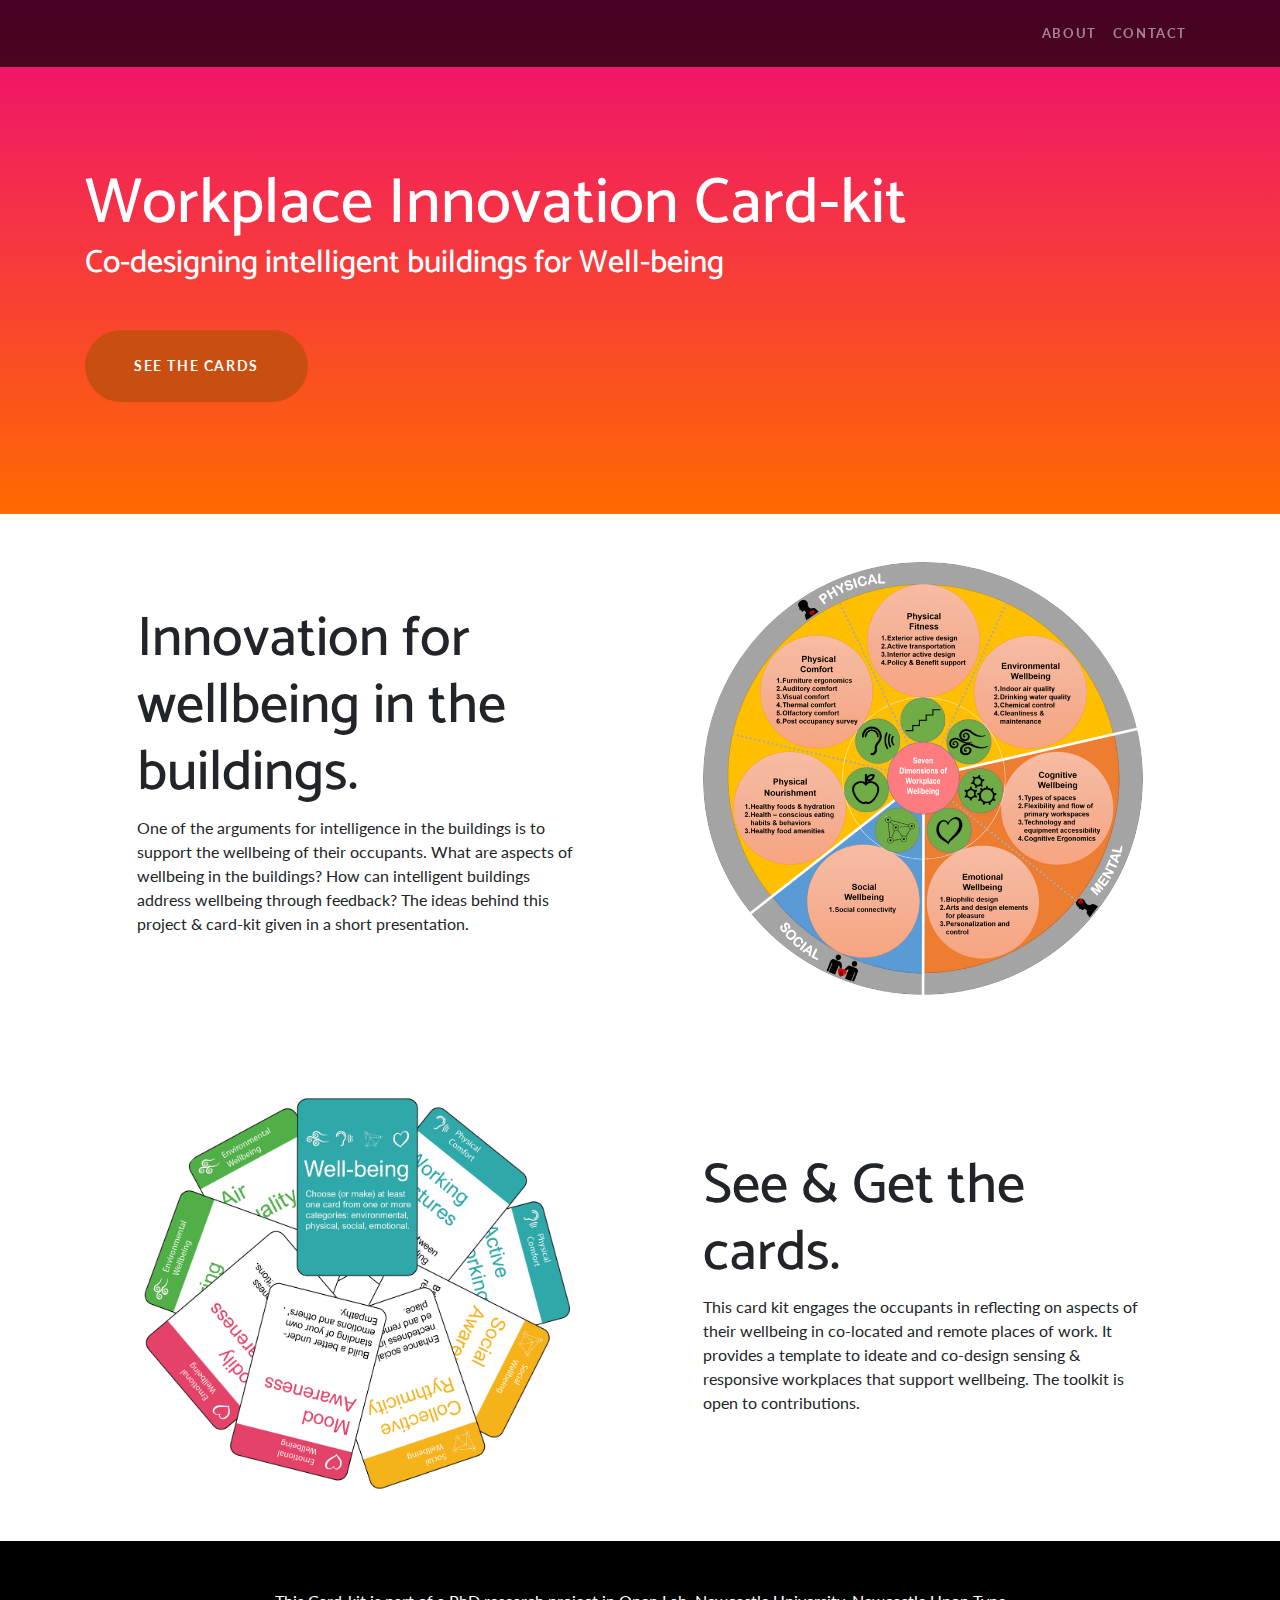
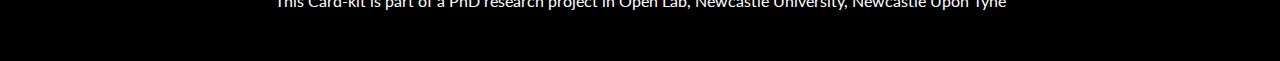
<file: index.html>
<!DOCTYPE html>
<html lang="en">

<head>

  <meta charset="utf-8">
  <meta name="viewport" content="width=device-width, initial-scale=1, shrink-to-fit=no">
  <meta name="description" content="">
  <meta name="author" content="">

  <title>Future Workplace Innovation Toolkit - Co-designing for Well-being</title>

  <!-- Bootstrap core CSS -->
  <link href="vendor/bootstrap/css/bootstrap.css" rel="stylesheet">

  <!-- Custom fonts for this template -->
  <link href="https://fonts.googleapis.com/css?family=Catamaran:100,200,300,400,500,600,700,800,900" rel="stylesheet">
  <link href="https://fonts.googleapis.com/css?family=Lato:100,100i,300,300i,400,400i,700,700i,900,900i" rel="stylesheet">

  <!-- Custom styles for this template -->
  <link href="css/one-page-wonder.css" rel="stylesheet">

</head>

<body>

  <!-- Navigation -->
  <nav class="navbar navbar-expand-lg navbar-dark navbar-custom fixed-top">
    <div class="container">
      <div class="collapse navbar-collapse" id="navbarResponsive">
        <ul class="navbar-nav ml-auto">
          <li class="nav-item">
            <a class="nav-link" href="about.html">About</a>
          </li>
          <li class="nav-item">
            <a class="nav-link" href="mailto:e.k.margariti2@newcastle.ac.uk?subject=Toolkit">Contact</a>
          </li>
        </ul>
      </div>
    </div>
  </nav>

  <header class="masthead text-white">
    <div class="masthead-content">
      <div class="container">
        <h1 class="masthead-heading mb-0">Workplace Innovation Card-kit</h1>
        <h2 class="masthead-subheading mb-0">Co-designing intelligent buildings for Well-being</h2>
        <a href="cards.html" class="btn btn-primary btn-xl rounded-pill mt-5">See the Cards</a>
      </div>
    </div>
  </header>

  <section>
    <div class="container">
      <div class="row align-items-center">
        <div class="col-lg-6 order-lg-2">
          <div class="p-5">
          <a href="about.html"><img class="img-fluid rounded-circle" src="img/PROWELL.png" alt=""></a>
          </div>
        </div>
        <div class="col-lg-6 order-lg-1">
          <div class="p-5">
            <h2 class="display-4">Innovation for wellbeing in the buildings.</h2>
            <p>One of the arguments for intelligence in the buildings is to support the wellbeing of their occupants. What are aspects of wellbeing in the buildings? How can intelligent buildings address wellbeing through feedback? The ideas behind this project & card-kit given in a short presentation.</p>
          </div>
      </div>
    </div>
  </section>

  <section>
    <div class="container">
      <div class="row align-items-center">
        <div class="col-lg-6">
          <div class="p-5">
            <a href="cards.html"><img class="img-fluid rounded-circle" src="img/cards_circle.png" alt=""></a>
          </div>
        </div>
        <div class="col-lg-6">
          <div class="p-5">
            <h2 class="display-4">See & Get the cards.</h2>
            <p>This card kit engages the occupants in reflecting on aspects of their wellbeing in co-located and remote places of work. It provides a template to ideate and co-design sensing & responsive workplaces that support wellbeing. The toolkit is open to contributions.</p>
          </div>
        </div>
      </div>
    </div>
  </section>

  <!-- Footer -->
  <footer class="py-5 bg-black">
    <div class="container">
      <p class="m-0 text-center text-white"> This Card-kit is part of a PhD research project in Open Lab, Newcastle University, Newcastle Upon Tyne</p>
    </div>
    <!-- /.container -->
  </footer>

  <!-- Bootstrap core JavaScript -->
  <script src="vendor/jquery/jquery.min.js"></script>
  <script src="vendor/bootstrap/js/bootstrap.bundle.min.js"></script>

</body>

</html>
</file>
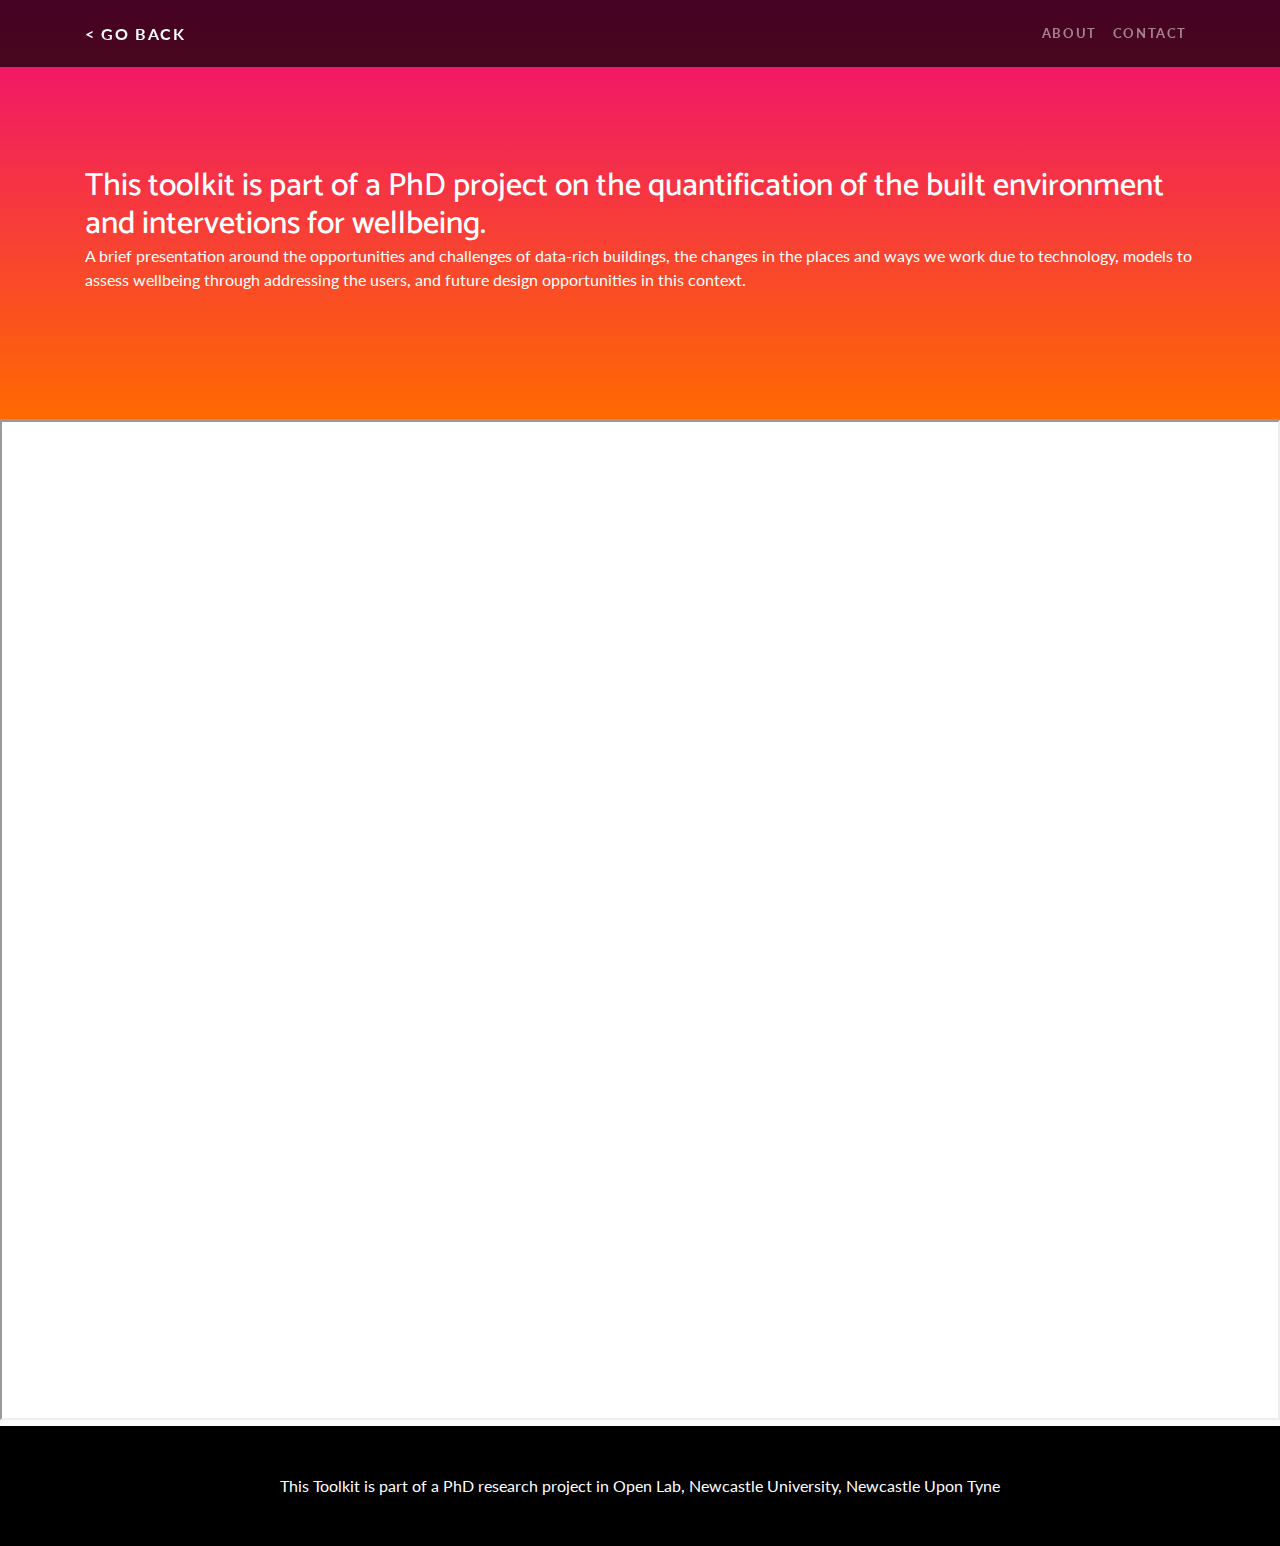
<file: about.html>
<!DOCTYPE html>
<html lang="en">

<head>

  <meta charset="utf-8">
  <meta name="viewport" content="width=device-width, initial-scale=1, shrink-to-fit=no">
  <meta name="description" content="">
  <meta name="author" content="">

  <title>Future Workplace Innovation Toolkit - Co-designing for Well-being</title>

  <!-- Bootstrap core CSS -->
  <link href="vendor/bootstrap/css/bootstrap.css" rel="stylesheet">

  <!-- Custom fonts for this template -->
  <link href="https://fonts.googleapis.com/css?family=Catamaran:100,200,300,400,500,600,700,800,900" rel="stylesheet">
  <link href="https://fonts.googleapis.com/css?family=Lato:100,100i,300,300i,400,400i,700,700i,900,900i" rel="stylesheet">

  <!-- Custom styles for this template -->
  <link href="css/one-page-wonder.css" rel="stylesheet">

</head>

<body>

  <!-- Navigation -->
  <nav class="navbar navbar-expand-lg navbar-dark navbar-custom fixed-top">
    <div class="container">
      <a class="navbar-brand" href="index.html"> < Go Back</a>
      <button class="navbar-toggler" type="button" data-toggle="collapse" data-target="#navbarResponsive" aria-controls="navbarResponsive" aria-expanded="false" aria-label="Toggle navigation">
        <span class="navbar-toggler-icon"></span>
      </button>
      <div class="collapse navbar-collapse" id="navbarResponsive">
        <ul class="navbar-nav ml-auto">
          <li class="nav-item">
            <a class="nav-link" href="about.html">About</a>
          </li>
          <li class="nav-item">
            <a class="nav-link" href="mailto:e.k.margariti2@newcastle.ac.uk?subject=Toolkit">Contact</a>
          </li>
        </ul>
      </div>
    </div>
  </nav>

  <header class="masthead text-white">
    <div class="masthead-content">
      <div class="container">
        <h2 class="masthead-subheading mb-0">This toolkit is part of a PhD project on the quantification of the built environment and intervetions for wellbeing.</h2>
        <p>A brief presentation around the opportunities and challenges of data-rich buildings, the changes in the places and ways we work due to technology, models to assess wellbeing through addressing the users, and future design opportunities in this context. </p>
      </div>
    </div>
  </header>

  <section>
    <div>
        <iframe src="img//SensitiveResponsiveWorkplaces.pdf" width="100%" height="1000px">
        </iframe>
    </div>
  </section>

  <!-- Footer -->
  <footer class="py-5 bg-black">
    <div class="container">
      <p class="m-0 text-center text-white"> This Toolkit is part of a PhD research project in Open Lab, Newcastle University, Newcastle Upon Tyne</p>
    </div>
    <!-- /.container -->
  </footer>

  <!-- Bootstrap core JavaScript -->
  <script src="vendor/jquery/jquery.min.js"></script>
  <script src="vendor/bootstrap/js/bootstrap.bundle.min.js"></script>

</body>

</html>
</file>
<file: css/one-page-wonder.css>
/*!
 * Start Bootstrap - One Page Wonder v5.0.8 (https://startbootstrap.com/theme/one-page-wonder)
 * Copyright 2013-2020 Start Bootstrap
 * Licensed under MIT (https://github.com/StartBootstrap/startbootstrap-one-page-wonder/blob/master/LICENSE)
 */

body {
  font-family: 'Lato';
}

h1,
h2,
h3,
h4,
h5,
h6 {
  font-family: 'Catamaran';
  font-weight: 500 !important;
}

.btn-xl {
  text-transform: uppercase;
  padding: 1.5rem 3rem;
  font-size: 0.9rem;
  font-weight: 700;
  letter-spacing: 0.1rem;
}

.bg-black {
  background-color: #000 !important;
}

.rounded-pill {
  border-radius: 5rem;
}

.navbar-custom {
  padding-top: 1rem;
  padding-bottom: 1rem;
  background-color: rgba(0, 0, 0, 0.7);
}

.navbar-custom .navbar-brand {
  text-transform: uppercase;
  font-size: 1rem;
  letter-spacing: 0.1rem;
  font-weight: 700;
}

.navbar-custom .navbar-nav .nav-item .nav-link {
  text-transform: uppercase;
  font-size: 0.8rem;
  font-weight: 700;
  letter-spacing: 0.1rem;
}

header.masthead {
  position: relative;
  overflow: hidden;
  padding-top: calc(7rem + 72px);
  padding-bottom: 7rem;
  background: linear-gradient(0deg, #ff6a00 0%, #ee0979 100%); 
  /* background:linear-gradient(0deg, #2ea8a9 0%, #209614 100%); */
  background-repeat: no-repeat;
  background-position: center center;
  background-attachment: scroll;
  background-size: cover;
  /* background-image:url("../img/image.png"); */

}

header.masthead .masthead-content {
  z-index: 1;
  position: relative;
}

header.masthead .masthead-content .masthead-heading {
  font-size: 4rem;
}

header.masthead .masthead-content .masthead-subheading {
  font-size: 3rem;
}

header.masthead .bg-circle {
  z-index: 0;
  position: absolute;
  border-radius: 100%;
  background: linear-gradient(0deg, #ee0979 0%, #ff6a00 100%);
}

header.masthead .bg-circle-1 {
  height: 90rem;
  width: 90rem;
  bottom: -55rem;
  left: -55rem;
}

header.masthead .bg-circle-2 {
  height: 50rem;
  width: 50rem;
  top: -25rem;
  right: -25rem;
}

header.masthead .bg-circle-3 {
  height: 20rem;
  width: 20rem;
  bottom: -10rem;
  right: 5%;
}

header.masthead .bg-circle-4 {
  height: 30rem;
  width: 30rem;
  top: -5rem;
  right: 35%;
}

@media (min-width: 992px) {
  header.masthead {
    padding-top: calc(7rem + 55px);
    padding-bottom: 7rem;
  }
  header.masthead .masthead-content .masthead-heading {
    font-size: 4rem;
  }
  header.masthead .masthead-content .masthead-subheading {
    font-size: 2rem;
  }
}

.bg-primary {
  background-color: #c94e12 !important;
}

.btn-primary {
  /* background-color: #ee0979;
  border-color: #ee0979; */
  background-color: #c94e12;
  border-color: #c94e12;
}

.btn-primary:active, .btn-primary:focus, .btn-primary:hover {
  background-color: #bd0760 !important;
  border-color: #bd0760 !important;
}

.btn-primary:focus {
  box-shadow: 0 0 0 0.2rem rgba(238, 9, 121, 0.5);
}

.btn-secondary {
  background-color: #ff6a00;
  border-color: #ff6a00;
}

.btn-secondary:active, .btn-secondary:focus, .btn-secondary:hover {
  background-color: #cc5500 !important;
  border-color: #cc5500 !important;
}

.btn-secondary:focus {
  box-shadow: 0 0 0 0.2rem rgba(255, 106, 0, 0.5);
}

.row {
  display: flex;
  flex-wrap: wrap;
  padding: 0 4px;
}

/* Create four equal columns that sits next to each other */
.column {
  flex: 25%;
  max-width: 25%;
  padding: 30px;
}

.column img {
  margin-top: 8px;
  vertical-align: middle;
  width: 100%;
}

/* Responsive layout - makes a two column-layout instead of four columns */
@media screen and (max-width: 800px) {
  .column {
    flex: 50%;
    max-width: 50%;
  }
}

/* Responsive layout - makes the two columns stack on top of each other instead of next to each other */
@media screen and (max-width: 600px) {
  .column {
    flex: 100%;
    max-width: 100%;
  }
}
</file>
